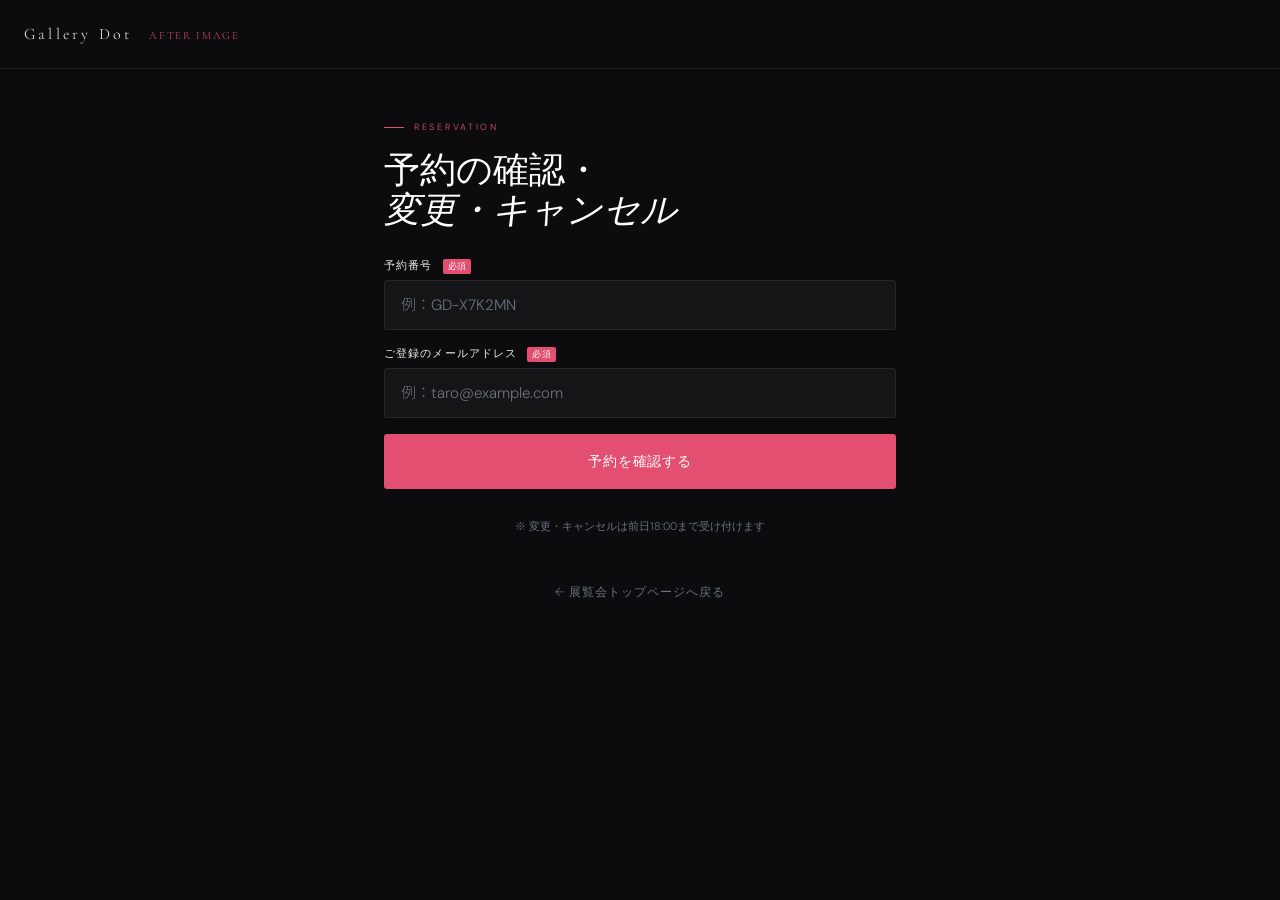
<file: cancel.html>
<!DOCTYPE html>
<html lang="ja">
<head>
  <meta charset="UTF-8">
  <meta name="viewport" content="width=device-width, initial-scale=1.0">
  <title>予約の確認・変更・キャンセル — GALLERY DOT</title>
  <link rel="icon" href="favicon.ico" sizes="any">
  <link rel="preconnect" href="https://fonts.googleapis.com">
  <link rel="preconnect" href="https://fonts.gstatic.com" crossorigin>
  <link rel="preload" as="style" href="https://fonts.googleapis.com/css2?family=Cormorant+Garamond:ital,wght@0,300;0,400;1,300&family=DM+Sans:wght@300;400;500&family=Noto+Sans+JP:wght@300;400&display=swap" onload="this.onload=null;this.rel='stylesheet'">
  <noscript><link rel="stylesheet" href="https://fonts.googleapis.com/css2?family=Cormorant+Garamond:ital,wght@0,300;0,400;1,300&family=DM+Sans:wght@300;400;500&family=Noto+Sans+JP:wght@300;400&display=swap"></noscript>
  <link rel="stylesheet" href="reservation-page.css">
</head>
<body>

<header class="header">
  <a href="index.html" class="logo">Gallery Dot <span>AFTER IMAGE</span></a>
</header>

<main class="main">
  <div class="eyebrow">Reservation</div>
  <h1>予約の確認・<br><em>変更・キャンセル</em></h1>

  <!-- 検索フォーム -->
  <div class="lookup-form" id="lookup-form">
    <div class="field">
      <label for="input-id">予約番号 <span class="required">必須</span></label>
      <input type="text" id="input-id" placeholder="例：GD-X7K2MN" maxlength="10">
    </div>
    <div class="field">
      <label for="input-email">ご登録のメールアドレス <span class="required">必須</span></label>
      <input type="email" id="input-email" placeholder="例：taro@example.com">
      <span class="error-msg" id="lookup-error" style="display:none"></span>
    </div>
    <button class="btn-primary" id="btn-lookup">予約を確認する</button>
    <p class="deadline-note">※ 変更・キャンセルは前日18:00まで受け付けます</p>
  </div>

  <!-- 予約カード -->
  <div class="res-card" id="res-card">
    <div class="res-card-header">
      <span class="res-id" id="card-id"></span>
      <span class="res-status active" id="card-status">予約中</span>
    </div>
    <div class="res-card-body" id="card-body"></div>

    <!-- アクション -->
    <div class="res-actions" id="res-actions">
      <button class="btn-change" id="btn-show-change">来場日・時間帯を変更する</button>
      <button class="btn-cancel" id="btn-show-cancel">予約をキャンセルする</button>
    </div>

    <!-- 変更フォーム -->
    <div class="change-form" id="change-form">
      <h3>来場日・時間帯を変更</h3>
      <p class="change-note">変更後の来場日と時間帯を選択してください。確認メールを再送します。</p>
      <div class="field" style="margin-bottom:12px">
        <label for="new-date">新しい来場日</label>
        <select id="new-date">
          <option value="">— 来場日を選択 —</option>
          <option value="01-10">1/10（土）開幕日</option>
          <option value="01-11">1/11（日）※トーク①</option>
          <option value="01-12">1/12（月）</option>
          <option value="01-14">1/14（水）</option>
          <option value="01-15">1/15（木）</option>
          <option value="01-16">1/16（金）</option>
          <option value="01-17">1/17（土）※トーク②</option>
          <option value="01-18">1/18（日）※ライブ①</option>
          <option value="01-19">1/19（月）</option>
          <option value="01-21">1/21（水）</option>
          <option value="01-22">1/22（木）</option>
          <option value="01-23">1/23（金）</option>
          <option value="01-24">1/24（土）※トーク③</option>
          <option value="01-25">1/25（日）※ライブ②</option>
          <option value="01-26">1/26（月）最終日</option>
        </select>
      </div>
      <div class="field" style="margin-bottom:16px">
        <label for="new-time">新しい時間帯</label>
        <select id="new-time">
          <option value="">— 時間帯を選択 —</option>
          <option>12:00</option><option>12:30</option><option>13:00</option>
          <option>13:30</option><option>14:00</option><option>14:30</option>
          <option>15:00</option><option>15:30</option><option>16:00</option>
          <option>16:30</option><option>17:00</option><option>17:30</option>
          <option>18:00</option>
        </select>
      </div>
      <!-- イベント解除警告 / イベント追加 -->
      <div id="event-warning" style="display:none;margin-bottom:16px;padding:14px 16px;background:rgba(227,79,112,0.08);border:1px solid rgba(227,79,112,0.3);border-radius:3px;">
        <p style="font-size:12px;color:#E34F70;font-weight:500;margin-bottom:6px;font-family:'DM Sans',sans-serif;letter-spacing:0.05em">⚠️ イベント予約について</p>
        <p id="event-warning-text" style="font-size:12px;color:#F0EEE9;line-height:1.7;font-family:'Noto Sans JP',sans-serif;font-weight:300"></p>
      </div>

      <!-- 変更先にイベントがある場合：参加するか選べる -->
      <div id="new-event-wrap" style="display:none;margin-bottom:16px;padding:14px 16px;background:rgba(58,167,201,0.06);border:1px solid rgba(58,167,201,0.25);border-radius:3px;">
        <p style="font-size:11px;color:#3AA7C9;font-weight:500;margin-bottom:10px;font-family:'DM Sans',sans-serif;letter-spacing:0.12em;text-transform:uppercase">★ この日はイベントがあります</p>
        <div id="new-event-check" style="display:flex;align-items:flex-start;gap:12px;cursor:pointer">
          <label style="display:flex;align-items:flex-start;gap:12px;cursor:pointer">
            <input type="checkbox" id="join-new-event" style="display:none">
            <span id="new-event-box" style="width:20px;height:20px;flex-shrink:0;border:1px solid rgba(255,255,255,0.15);border-radius:3px;display:flex;align-items:center;justify-content:center;margin-top:1px;transition:all 0.2s;background:transparent"></span>
            <span id="new-event-label" style="font-size:13px;color:#F0EEE9;line-height:1.6;font-family:'Noto Sans JP',sans-serif;font-weight:300"></span>
          </label>
        </div>
      </div>

      <div style="display:flex;gap:10px">
        <button class="btn-primary" id="btn-submit-change" style="flex:1">変更を確定する</button>
        <button class="btn-cancel-no" id="btn-cancel-change" style="flex:0 0 80px">戻る</button>
      </div>
    </div>

    <!-- キャンセル確認 -->
    <div class="cancel-confirm" id="cancel-confirm">
      <p>予約をキャンセルしてもよろしいですか？<br>キャンセル後は同じ時間帯を再予約できない場合があります。</p>
      <div class="cancel-confirm-btns">
        <button class="btn-cancel-yes" id="btn-confirm-cancel">キャンセルする</button>
        <button class="btn-cancel-no" id="btn-deny-cancel">戻る</button>
      </div>
    </div>

    <!-- 結果メッセージ -->
    <div class="result-msg" id="result-msg"></div>
  </div>

  <!-- 見つからない -->
  <div class="not-found" id="not-found">
    <p>予約が見つかりませんでした。<br>予約番号とメールアドレスをご確認ください。</p>
  </div>

  <a href="index.html" class="back-link">← 展覧会トップページへ戻る</a>
</main>

<script src="reservation-logic.js"></script>
</body>
</html>
</file>
<file: reservation-page.css>
:root {
      --ink: #0C0C0F; --dim: #1A1A20; --mg: #E34F70;
      --aq: #3AA7C9; --sl: #6B7280; --mist: #F0EEE9;
      --brd: rgba(255,255,255,0.08); --ease: cubic-bezier(0.16,1,0.3,1);
    }
    *, *::before, *::after { box-sizing: border-box; margin: 0; padding: 0; }
    body {
      background: var(--ink); color: var(--mist);
      font-family: 'DM Sans', 'Noto Sans JP', sans-serif;
      font-weight: 300; min-height: 100vh;
      -webkit-font-smoothing: antialiased;
    }

    /* Header */
    .header {
      padding: 24px;
      display: flex; align-items: center; justify-content: space-between;
      border-bottom: 1px solid var(--brd);
    }
    .logo {
      font-family: 'Cormorant Garamond', serif;
      font-size: 16px; letter-spacing: 0.2em; color: var(--mist);
      text-decoration: none;
    }
    .logo span { color: var(--mg); margin-left: 10px; font-size: 11px; letter-spacing: 0.15em; }

    /* Main */
    .main { max-width: 560px; margin: 0 auto; padding: 52px 24px 80px; }

    .eyebrow {
      font-size: 9px; letter-spacing: 0.3em; color: var(--mg);
      text-transform: uppercase; font-family: 'DM Sans', sans-serif;
      display: flex; align-items: center; gap: 10px; margin-bottom: 18px;
    }
    .eyebrow::before { content:''; width:20px; height:1px; background:var(--mg); }

    h1 {
      font-family: 'Cormorant Garamond', serif;
      font-size: 36px; font-weight: 300; line-height: 1.1;
      color: #fff; margin-bottom: 28px;
    }
    h1 em { font-style: italic; }

    /* Lookup form */
    .lookup-form { display: flex; flex-direction: column; gap: 16px; }
    .field { display: flex; flex-direction: column; gap: 6px; }
    label {
      font-size: 11px; letter-spacing: 0.1em; color: var(--mist);
      font-family: 'DM Sans', sans-serif;
    }
    .required {
      display: inline-block; font-size: 9px; background: var(--mg);
      color: #fff; padding: 1px 5px; border-radius: 2px;
      margin-left: 6px; letter-spacing: 0.05em;
    }
    input {
      background: rgba(255,255,255,0.04);
      border: 1px solid var(--brd); border-radius: 3px;
      color: var(--mist); font-family: 'DM Sans', 'Noto Sans JP', sans-serif;
      font-size: 15px; font-weight: 300;
      padding: 14px 16px; width: 100%; outline: none;
      transition: border-color 0.2s, background 0.2s;
    }
    input:focus { border-color: var(--mg); background: rgba(227,79,112,0.05); }
    input::placeholder { color: var(--sl); }
    input.error { border-color: #ff4444; }

    .btn-primary {
      background: var(--mg); color: #fff; border: none;
      padding: 18px; font-size: 14px; font-weight: 500;
      letter-spacing: 0.06em; cursor: pointer; border-radius: 3px;
      font-family: 'DM Sans', sans-serif; width: 100%;
      transition: opacity 0.2s, transform 0.15s;
    }
    .btn-primary:hover { opacity: 0.9; }
    .btn-primary:disabled { opacity: 0.4; cursor: not-allowed; }

    .error-msg {
      font-size: 11px; color: #ff6666;
      font-family: 'DM Sans', sans-serif;
    }

    /* Reservation card */
    .res-card {
      display: none;
      background: rgba(255,255,255,0.025);
      border: 1px solid var(--brd);
      border-radius: 4px; overflow: hidden;
      margin-top: 8px;
    }
    .res-card.visible { display: block; }

    .res-card-header {
      padding: 20px 24px;
      background: rgba(227,79,112,0.08);
      border-bottom: 1px solid var(--brd);
      display: flex; align-items: center; justify-content: space-between;
    }
    .res-id {
      font-family: 'DM Sans', sans-serif;
      font-size: 13px; font-weight: 500;
      color: var(--mg); letter-spacing: 0.1em;
    }
    .res-status {
      font-size: 10px; letter-spacing: 0.12em;
      padding: 3px 10px; border-radius: 20px;
      font-family: 'DM Sans', sans-serif;
    }
    .res-status.active { background: rgba(58,167,201,0.15); color: var(--aq); }
    .res-status.cancelled { background: rgba(107,114,128,0.2); color: var(--sl); }

    .res-card-body { padding: 24px; }
    .res-row {
      display: flex; align-items: baseline;
      gap: 12px; padding: 10px 0;
      border-bottom: 1px solid var(--brd);
    }
    .res-row:last-child { border-bottom: none; }
    .res-key {
      font-size: 11px; letter-spacing: 0.1em; color: #9CA3AF;
      font-family: 'DM Sans', sans-serif; min-width: 90px;
    }
    .res-val {
      font-size: 14px; color: #ffffff;
      font-family: 'Noto Sans JP', sans-serif; font-weight: 400;
    }

    /* Actions */
    .res-actions {
      padding: 20px 24px;
      border-top: 1px solid var(--brd);
      display: flex; flex-direction: column; gap: 10px;
    }
    .btn-change {
      background: transparent;
      border: 1px solid var(--aq);
      color: var(--aq); padding: 14px;
      font-size: 13px; font-weight: 500;
      letter-spacing: 0.05em; cursor: pointer;
      border-radius: 3px; font-family: 'DM Sans', sans-serif;
      transition: background 0.2s, color 0.2s;
    }
    .btn-change:hover { background: var(--aq); color: #fff; }

    .btn-cancel {
      background: transparent;
      border: 1px solid rgba(255,255,255,0.12);
      color: var(--sl); padding: 14px;
      font-size: 13px; letter-spacing: 0.05em;
      cursor: pointer; border-radius: 3px;
      font-family: 'DM Sans', sans-serif;
      transition: border-color 0.2s, color 0.2s;
    }
    .btn-cancel:hover { border-color: #ff4444; color: #ff6666; }

    /* Change form */
    .change-form {
      display: none; padding: 24px;
      border-top: 1px solid var(--brd);
      background: rgba(58,167,201,0.04);
    }
    .change-form.visible { display: block; }
    .change-form h3 {
      font-family: 'Cormorant Garamond', serif;
      font-size: 20px; font-weight: 300; color: #fff; margin-bottom: 18px;
    }
    .change-note {
      font-size: 12px; color: var(--sl); line-height: 1.7;
      font-family: 'Noto Sans JP', sans-serif;
      margin-bottom: 18px;
    }
    select {
      background: rgba(255,255,255,0.04);
      border: 1px solid var(--brd); border-radius: 3px;
      color: var(--mist); font-family: 'DM Sans', sans-serif;
      font-size: 14px; font-weight: 300;
      padding: 13px 14px; width: 100%; outline: none;
      transition: border-color 0.2s; cursor: pointer;
      -webkit-appearance: none;
    }
    select:focus { border-color: var(--aq); }
    select option { background: #1a1a20; color: var(--mist); }

    /* Cancel confirm */
    .cancel-confirm {
      display: none; padding: 24px;
      border-top: 1px solid var(--brd);
      background: rgba(255,68,68,0.04);
    }
    .cancel-confirm.visible { display: block; }
    .cancel-confirm p {
      font-size: 14px; color: var(--mist); line-height: 1.7;
      font-family: 'Noto Sans JP', sans-serif; margin-bottom: 18px;
    }
    .cancel-confirm-btns { display: flex; gap: 10px; }
    .btn-cancel-yes {
      flex: 1; background: rgba(255,68,68,0.15);
      border: 1px solid rgba(255,68,68,0.4);
      color: #ff6666; padding: 14px;
      font-size: 13px; cursor: pointer; border-radius: 3px;
      font-family: 'DM Sans', sans-serif;
      transition: background 0.2s;
    }
    .btn-cancel-yes:hover { background: rgba(255,68,68,0.25); }
    .btn-cancel-no {
      flex: 1; background: transparent;
      border: 1px solid var(--brd); color: var(--sl);
      padding: 14px; font-size: 13px;
      cursor: pointer; border-radius: 3px;
      font-family: 'DM Sans', sans-serif;
      transition: border-color 0.2s;
    }
    .btn-cancel-no:hover { border-color: rgba(255,255,255,0.2); }

    /* Result message */
    .result-msg {
      display: none; padding: 20px 24px;
      border-radius: 3px; font-size: 13px; line-height: 1.7;
      font-family: 'Noto Sans JP', sans-serif;
    }
    .result-msg.success { display: block; background: rgba(58,167,201,0.1); color: var(--aq); border: 1px solid rgba(58,167,201,0.3); }
    .result-msg.error-box { display: block; background: rgba(255,68,68,0.1); color: #ff8888; border: 1px solid rgba(255,68,68,0.3); }

    /* Not found */
    .not-found {
      display: none; padding: 32px 24px; text-align: center;
    }
    .not-found.visible { display: block; }
    .not-found p { font-size: 13px; color: var(--sl); line-height: 1.8; font-family: 'Noto Sans JP', sans-serif; }

    /* Deadline notice */
    .deadline-note {
      font-size: 11px; color: var(--sl); margin-top: 12px;
      line-height: 1.7; font-family: 'DM Sans', sans-serif;
      text-align: center;
    }

    /* Back link */
    .back-link {
      display: block; margin-top: 48px; text-align: center;
      font-size: 12px; color: var(--sl); letter-spacing: 0.08em;
      text-decoration: none; font-family: 'DM Sans', sans-serif;
      transition: color 0.2s;
    }
    .back-link:hover { color: var(--mist); }
</file>
